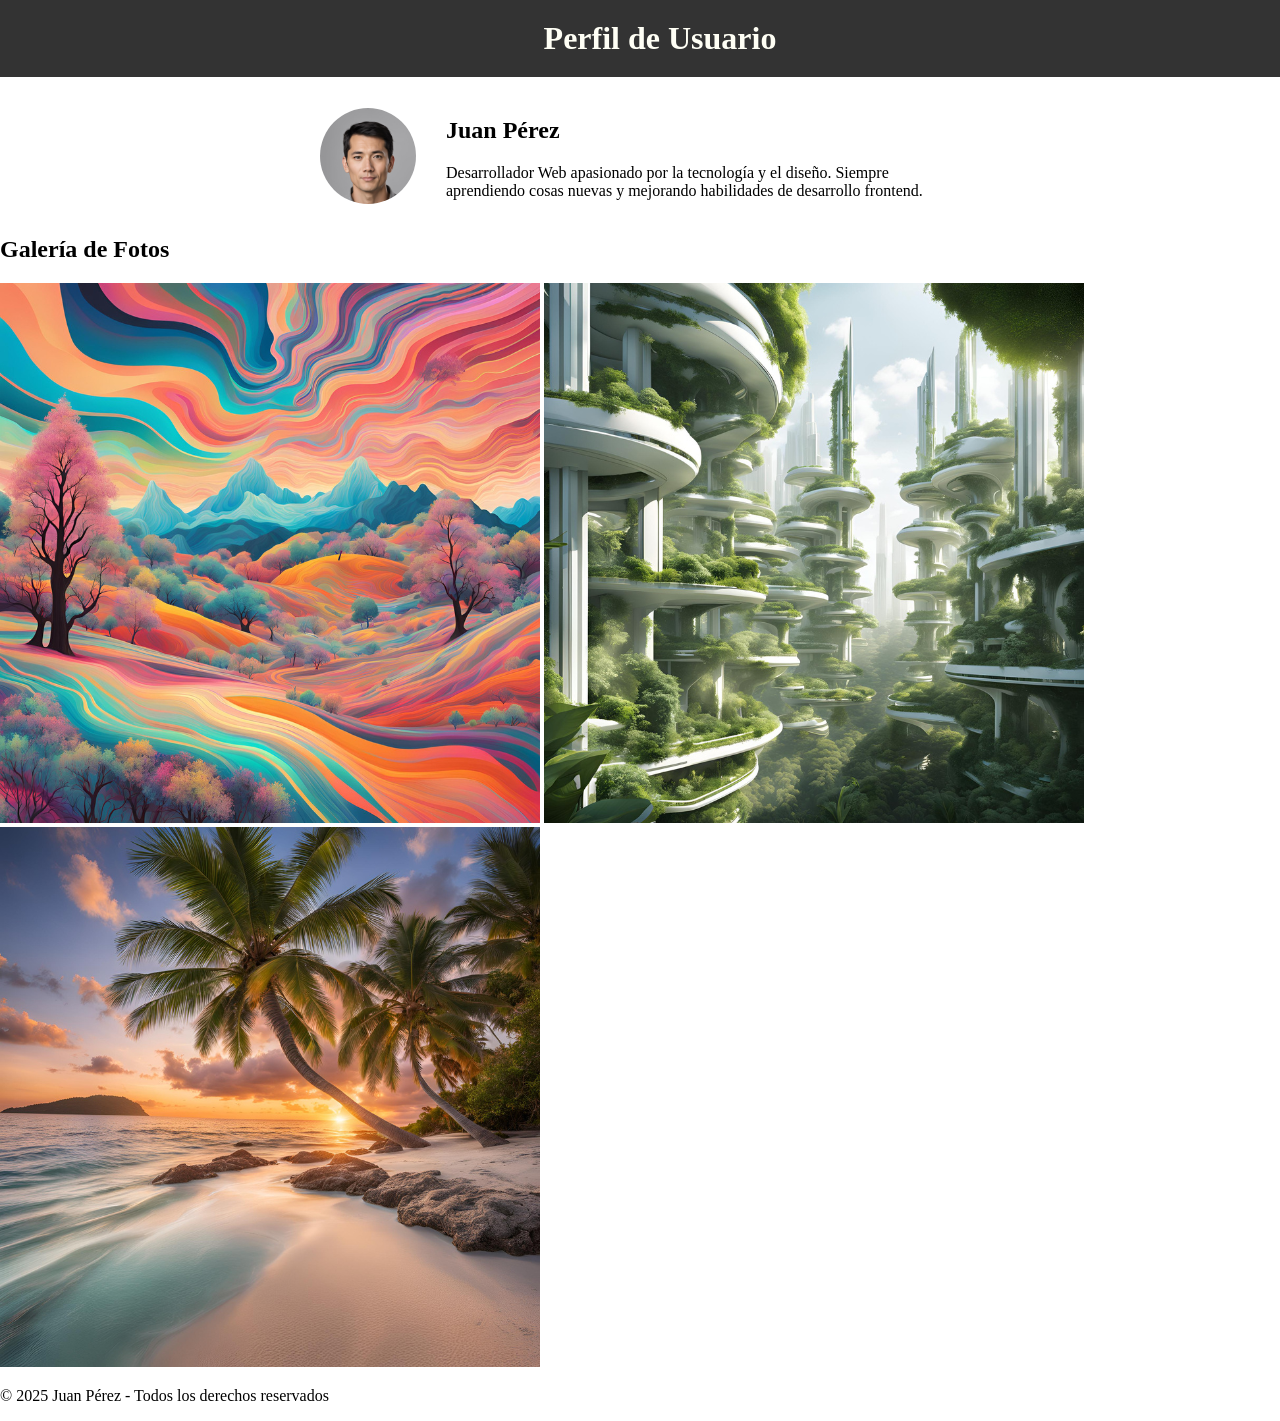
<file: ActsCSS/index.html>
<!DOCTYPE html>
<html lang="es">
<head>
    <meta charset="UTF-8">
    <meta name="viewport" content="width=device-width, initial-scale=1.0">
    <link rel="stylesheet" href="css/style.css">
    <title>Perfil de Usuario</title>
</head>
<body>
    <header>
        <h1>Perfil de Usuario</h1>
    </header>


    <section class="perfil">
        <img src="image/imagen-perfil.png" alt="Imagen de perfil" class="perfil-img">
        <div class="perfil-info">
            <h2>Juan Pérez</h2>
            <p>Desarrollador Web apasionado por la tecnología y el diseño. Siempre aprendiendo cosas nuevas y mejorando habilidades de desarrollo frontend.</p>
        </div>
    </section>


    <section class="galeria">
        <h2>Galería de Fotos</h2>
        <div class="fotos">
            <img src="image/foto1.png" alt="Foto de paisaje" class="foto">
            <img src="image/foto2.png" alt="Foto de ciudad" class="foto">
            <img src="image/foto3.png" alt="Foto de playa" class="foto">
        </div>
    </section>


    <footer>
        <p>© 2025 Juan Pérez - Todos los derechos reservados</p>
    </footer>
</body>
</html>
</file>
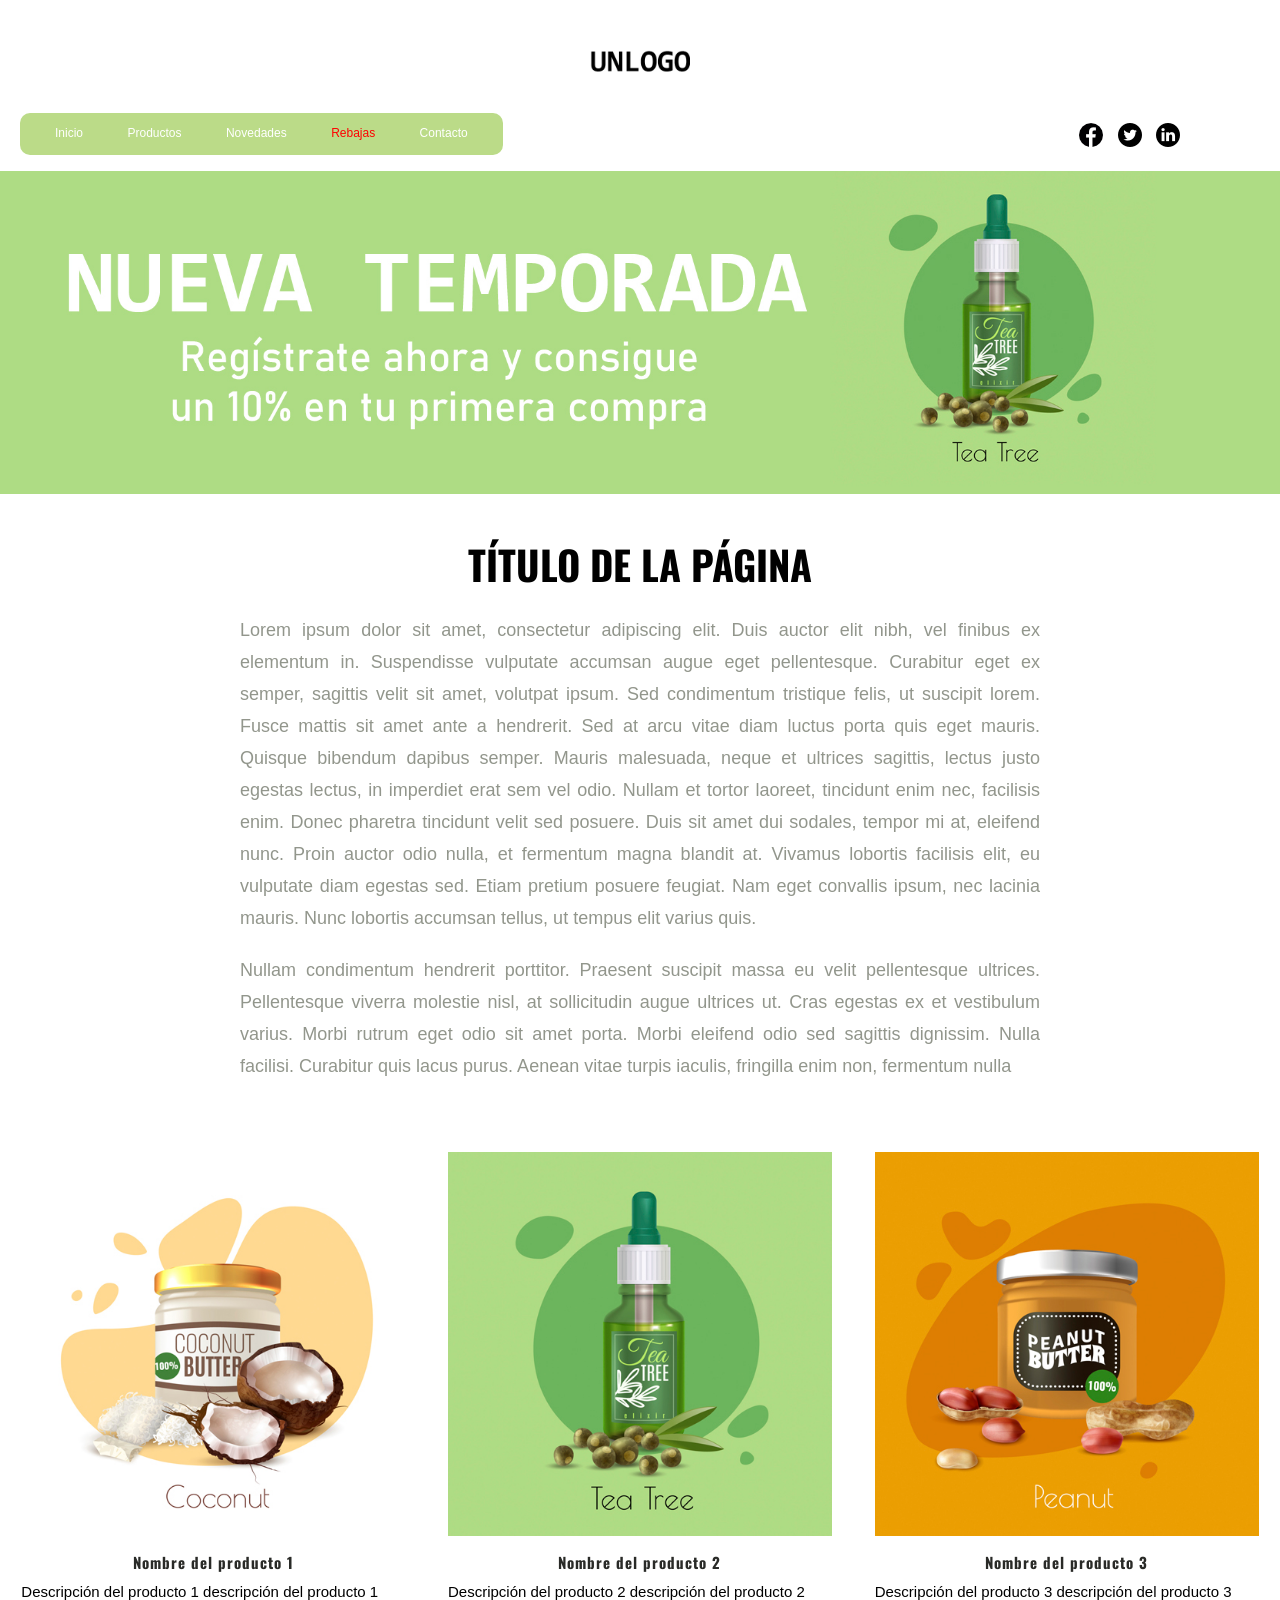
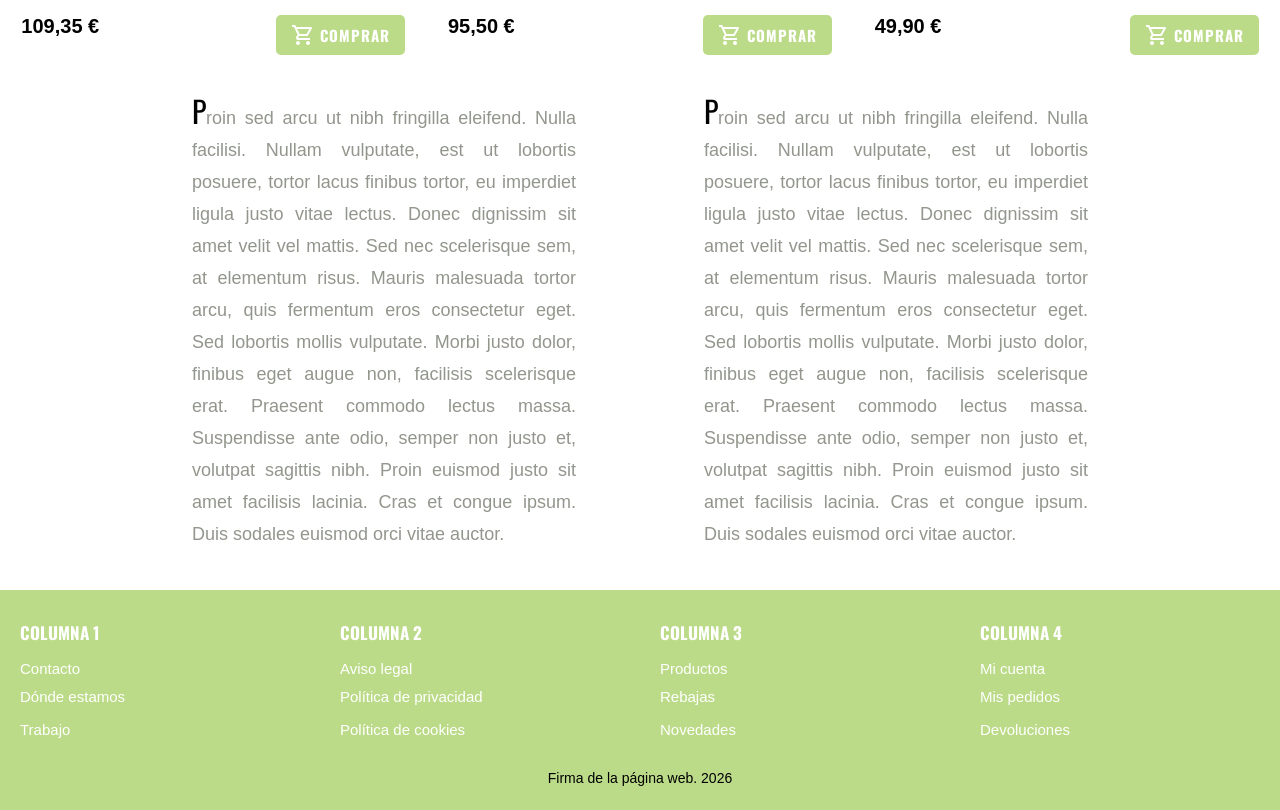
<file: DIW2DAW - UD2 - Práctica 2.1/index.html>
<html>
  <head>
    <meta http-equiv="Content-Type" content="text/html;charset=utf-8" />
    <meta name="viewport" content="width=device-width, initial-scale=1.0" />
    <link rel="preconnect" href="https://fonts.googleapis.com" />
    <link rel="preconnect" href="https://fonts.gstatic.com" crossorigin />
    <link rel="stylesheet" href="https://fonts.googleapis.com/css2?family=Material+Symbols+Outlined:opsz,wght,FILL,GRAD@24,400,0,0&icon_names=shopping_cart" />
	<link
      href="https://fonts.googleapis.com/css2?family=Oswald:wght@400;700&display=swap"
      rel="stylesheet"
    />
    <link rel="stylesheet" type="text/css" href="css/style.css" />
    <title>DIW - Práctica 1</title>
  </head>
  <body>
    <header>
      <div id="logo"><img src="img/logo.jpg" title="logo" /></div>
      <nav>
        <ul>
          <li><a href="#">Inicio</a></li>
          <li><a href="#">Productos</a></li>
          <li><a href="#">Novedades</a></li>
          <li><a href="#">Rebajas</a></li>
          <li><a href="#">Contacto</a></li>
        </ul>
      </nav>

      <div id="redes">
        <a href="#" target="_blank"><span>Facebook</span></a>
        <a href="#" target="_blank"><span>Twitter</span></a>
        <a href="#" target="_blank"><span>Linkedin</span></a>
      </div>
    </header>

    <div id="main">
      <div class="banner">
        <img src="img/banner.jpg" title="Oferta registro" />
      </div>

      <h1>Título de la página</h1>

      <div class="principal">
        <p>
          Lorem ipsum dolor sit amet, consectetur adipiscing elit. Duis auctor
          elit nibh, vel finibus ex elementum in. Suspendisse vulputate accumsan
          augue eget pellentesque. Curabitur eget ex semper, sagittis velit sit
          amet, volutpat ipsum. Sed condimentum tristique felis, ut suscipit
          lorem. Fusce mattis sit amet ante a hendrerit. Sed at arcu vitae diam
          luctus porta quis eget mauris. Quisque bibendum dapibus semper. Mauris
          malesuada, neque et ultrices sagittis, lectus justo egestas lectus, in
          imperdiet erat sem vel odio. Nullam et tortor laoreet, tincidunt enim
          nec, facilisis enim. Donec pharetra tincidunt velit sed posuere. Duis
          sit amet dui sodales, tempor mi at, eleifend nunc. Proin auctor odio
          nulla, et fermentum magna blandit at. Vivamus lobortis facilisis elit,
          eu vulputate diam egestas sed. Etiam pretium posuere feugiat. Nam eget
          convallis ipsum, nec lacinia mauris. Nunc lobortis accumsan tellus, ut
          tempus elit varius quis.
        </p>
        <p>
          Nullam condimentum hendrerit porttitor. Praesent suscipit massa eu
          velit pellentesque ultrices. Pellentesque viverra molestie nisl, at
          sollicitudin augue ultrices ut. Cras egestas ex et vestibulum varius.
          Morbi rutrum eget odio sit amet porta. Morbi eleifend odio sed
          sagittis dignissim. Nulla facilisi. Curabitur quis lacus purus. Aenean
          vitae turpis iaculis, fringilla enim non, fermentum nulla
        </p>
      </div>

      <div class="productos">
        <ul>
          <li>
            <img src="img/producto1.jpg" />
            <h3>Nombre del producto 1</h3>
            <div class="desc">
              Descripción del producto 1 descripción del producto 1
            </div>
            <div class="prod_bottom">
              <div class="price">109,35 €</div>
              <a href="#" class="compra">
                <span class="material-symbols-outlined"> shopping_cart </span>
                <span>Comprar</span>
              </a>
            </div>
          </li>
          <li>
            <img src="img/producto2.jpg" />
            <h3>Nombre del producto 2</h3>
            <div class="desc">
              Descripción del producto 2 descripción del producto 2
            </div>
            <div class="prod_bottom">
              <div class="price">95,50 €</div>
              <a href="#" class="compra">
                <span class="material-symbols-outlined"> shopping_cart </span>
                <span>Comprar</span>
              </a>
            </div>
          </li>
          <li>
            <img src="img/producto3.jpg" />
            <h3>Nombre del producto 3</h3>
            <div class="desc">
              Descripción del producto 3 descripción del producto 3
            </div>
            <div class="prod_bottom">
              <div class="price">49,90 €</div>
              <a href="#" class="compra">
                <span class="material-symbols-outlined"> shopping_cart </span>
                <span>Comprar</span>
              </a>
            </div>
          </li>
        </ul>
      </div>

      <div class="doble">
        <p>
          Proin sed arcu ut nibh fringilla eleifend. Nulla facilisi. Nullam
          vulputate, est ut lobortis posuere, tortor lacus finibus tortor, eu
          imperdiet ligula justo vitae lectus. Donec dignissim sit amet velit
          vel mattis. Sed nec scelerisque sem, at elementum risus. Mauris
          malesuada tortor arcu, quis fermentum eros consectetur eget. Sed
          lobortis mollis vulputate. Morbi justo dolor, finibus eget augue non,
          facilisis scelerisque erat. Praesent commodo lectus massa. Suspendisse
          ante odio, semper non justo et, volutpat sagittis nibh. Proin euismod
          justo sit amet facilisis lacinia. Cras et congue ipsum. Duis sodales
          euismod orci vitae auctor.
        </p>

        <p>
          Proin sed arcu ut nibh fringilla eleifend. Nulla facilisi. Nullam
          vulputate, est ut lobortis posuere, tortor lacus finibus tortor, eu
          imperdiet ligula justo vitae lectus. Donec dignissim sit amet velit
          vel mattis. Sed nec scelerisque sem, at elementum risus. Mauris
          malesuada tortor arcu, quis fermentum eros consectetur eget. Sed
          lobortis mollis vulputate. Morbi justo dolor, finibus eget augue non,
          facilisis scelerisque erat. Praesent commodo lectus massa. Suspendisse
          ante odio, semper non justo et, volutpat sagittis nibh. Proin euismod
          justo sit amet facilisis lacinia. Cras et congue ipsum. Duis sodales
          euismod orci vitae auctor.
        </p>
      </div>
    </div>

    <footer>
      <div class="footer_links">
        <div class="column">
          <h4>Columna 1</h4>
          <ul>
            <li><a href="#">Contacto</a></li>
            <li><a href="#">Dónde estamos</a></li>
            <li><a href="#">Trabajo</a></li>
          </ul>
        </div>
        <div class="column">
          <h4>Columna 2</h4>
          <ul>
            <li><a href="#">Aviso legal</a></li>
            <li><a href="#">Política de privacidad</a></li>
            <li><a href="#">Política de cookies</a></li>
          </ul>
        </div>
        <div class="column">
          <h4>Columna 3</h4>
          <ul>
            <li><a href="#">Productos</a></li>
            <li><a href="#">Rebajas</a></li>
            <li><a href="#">Novedades</a></li>
          </ul>
        </div>
        <div class="column">
          <h4>Columna 4</h4>
          <ul>
            <li><a href="#">Mi cuenta</a></li>
            <li><a href="#">Mis pedidos</a></li>
            <li><a href="#">Devoluciones</a></li>
          </ul>
        </div>
      </div>

      <div>Firma de la página web. 2026</div>
    </footer>
  </body>
</html>
</file>
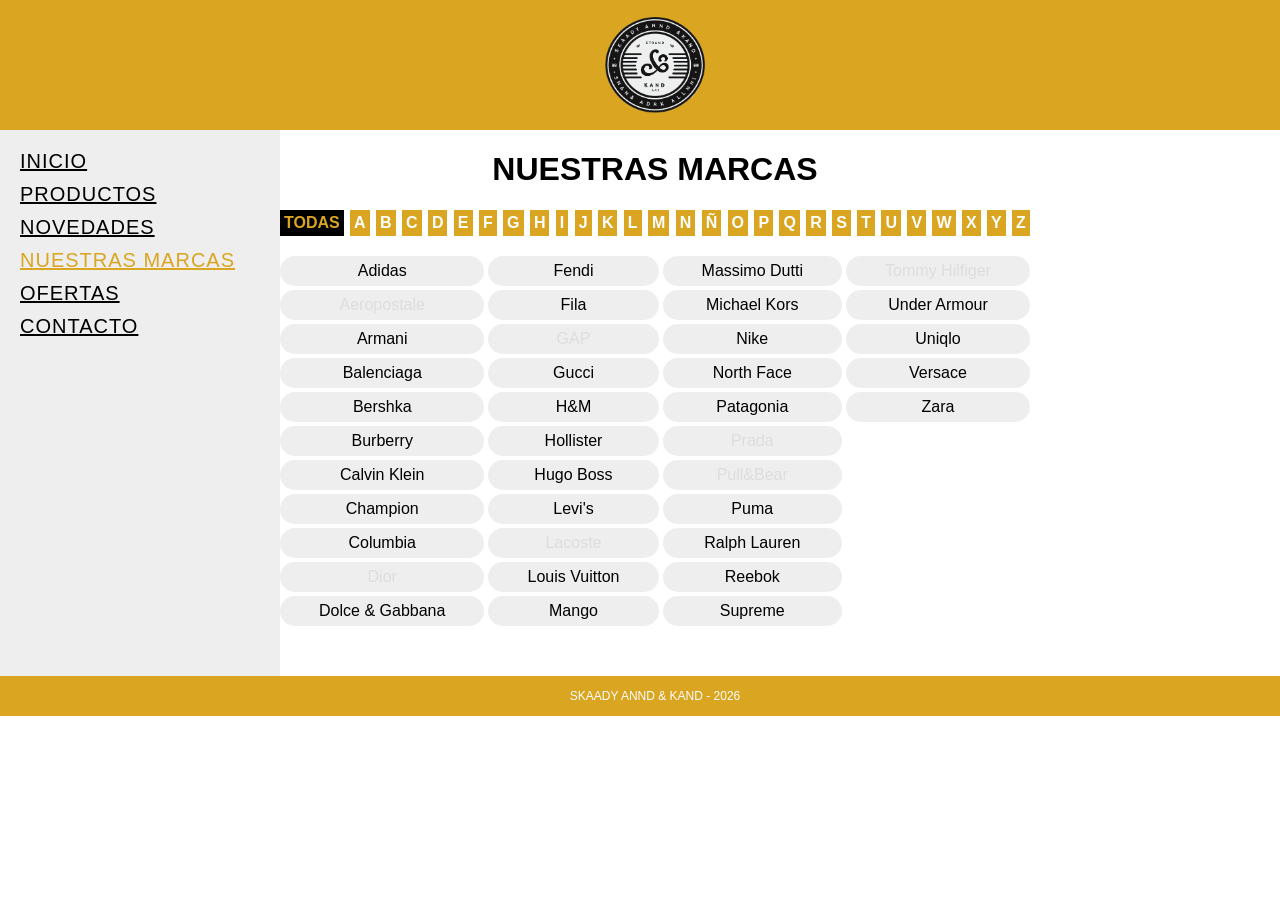
<file: DIW2DAW-UD2-Práctica 2.2/index.html>
<!DOCTYPE html>
<html lang="es">
<head>
    <meta charset="UTF-8">
    <meta name="viewport" content="width=device-width, initial-scale=1.0">
    <link rel="stylesheet" href="styles.css"/>
    <title>UD2 - Práctica 2</title>
</head>
<body>
    <div class="cabecera">
        <img src="img/logo.png" alt="logo" />
    </div>
    <div class="menu">
        <nav>
            <ul>
                <li><a href="#">Inicio</a></li>
                <li><a href="#">Productos</a></li>
                <li><a href="#">Novedades</a></li>
                <li><a href="#" class="selected">Nuestras marcas</a></li>
                <li><a href="#">Ofertas</a></li>
                <li><a href="#">Contacto</a></li>
            </ul>
        </nav>
    </div>
    <div class="main">
        <h1>Nuestras marcas</h1>
        <div class="filtro">
            <ul>
                <li><a href="#" class="selected">TODAS</a></li>
                <li><a href="#">A</a></li>
                <li><a href="#">B</a></li>
                <li><a href="#">C</a></li>
                <li><a href="#">D</a></li>
                <li><a href="#">E</a></li>
                <li><a href="#">F</a></li>
                <li><a href="#">G</a></li>
                <li><a href="#">H</a></li>
                <li><a href="#">I</a></li>
                <li><a href="#">J</a></li>
                <li><a href="#">K</a></li>
                <li><a href="#">L</a></li>
                <li><a href="#">M</a></li>
                <li><a href="#">N</a></li>
                <li><a href="#">Ñ</a></li>
                <li><a href="#">O</a></li>
                <li><a href="#">P</a></li>
                <li><a href="#">Q</a></li>
                <li><a href="#">R</a></li>
                <li><a href="#">S</a></li>
                <li><a href="#">T</a></li>
                <li><a href="#">U</a></li>
                <li><a href="#">V</a></li>
                <li><a href="#">W</a></li>
                <li><a href="#">X</a></li>
                <li><a href="#">Y</a></li>
                <li><a href="#">Z</a></li>
            </ul>
        </div>
        <div class="marcas">
            <ul>
                <li>Adidas</li>
                <li class="nostock">Aeropostale</li>
                <li>Armani</li>
                <li>Balenciaga</li>
                <li>Bershka</li>
                <li>Burberry</li>
                <li>Calvin Klein</li>
                <li>Champion</li>
                <li>Columbia</li>
                <li class="nostock">Dior</li>
                <li>Dolce & Gabbana</li>
                <li>Fendi</li>
                <li>Fila</li>
                <li class="nostock">GAP</li>
                <li>Gucci</li>
                <li>H&M</li>
                <li>Hollister</li>
                <li>Hugo Boss</li>
                <li>Levi's</li>
                <li class="nostock">Lacoste</li>
                <li>Louis Vuitton</li>
                <li>Mango</li>
                <li>Massimo Dutti</li>
                <li>Michael Kors</li>
                <li>Nike</li>
                <li>North Face</li>
                <li>Patagonia</li>
                <li class="nostock">Prada</li>
                <li class="nostock">Pull&Bear</li>
                <li>Puma</li>
                <li>Ralph Lauren</li>
                <li>Reebok</li>
                <li>Supreme</li>
                <li class="nostock">Tommy Hilfiger</li>
                <li>Under Armour</li>
                <li>Uniqlo</li>
                <li>Versace</li>
                <li>Zara</li>
            </ul>
        </div>
    </div>
    <footer>
        <p class="firma">SKAADY ANND & KAND - 2026</p>
    </footer>
</body>
</html>
</file>
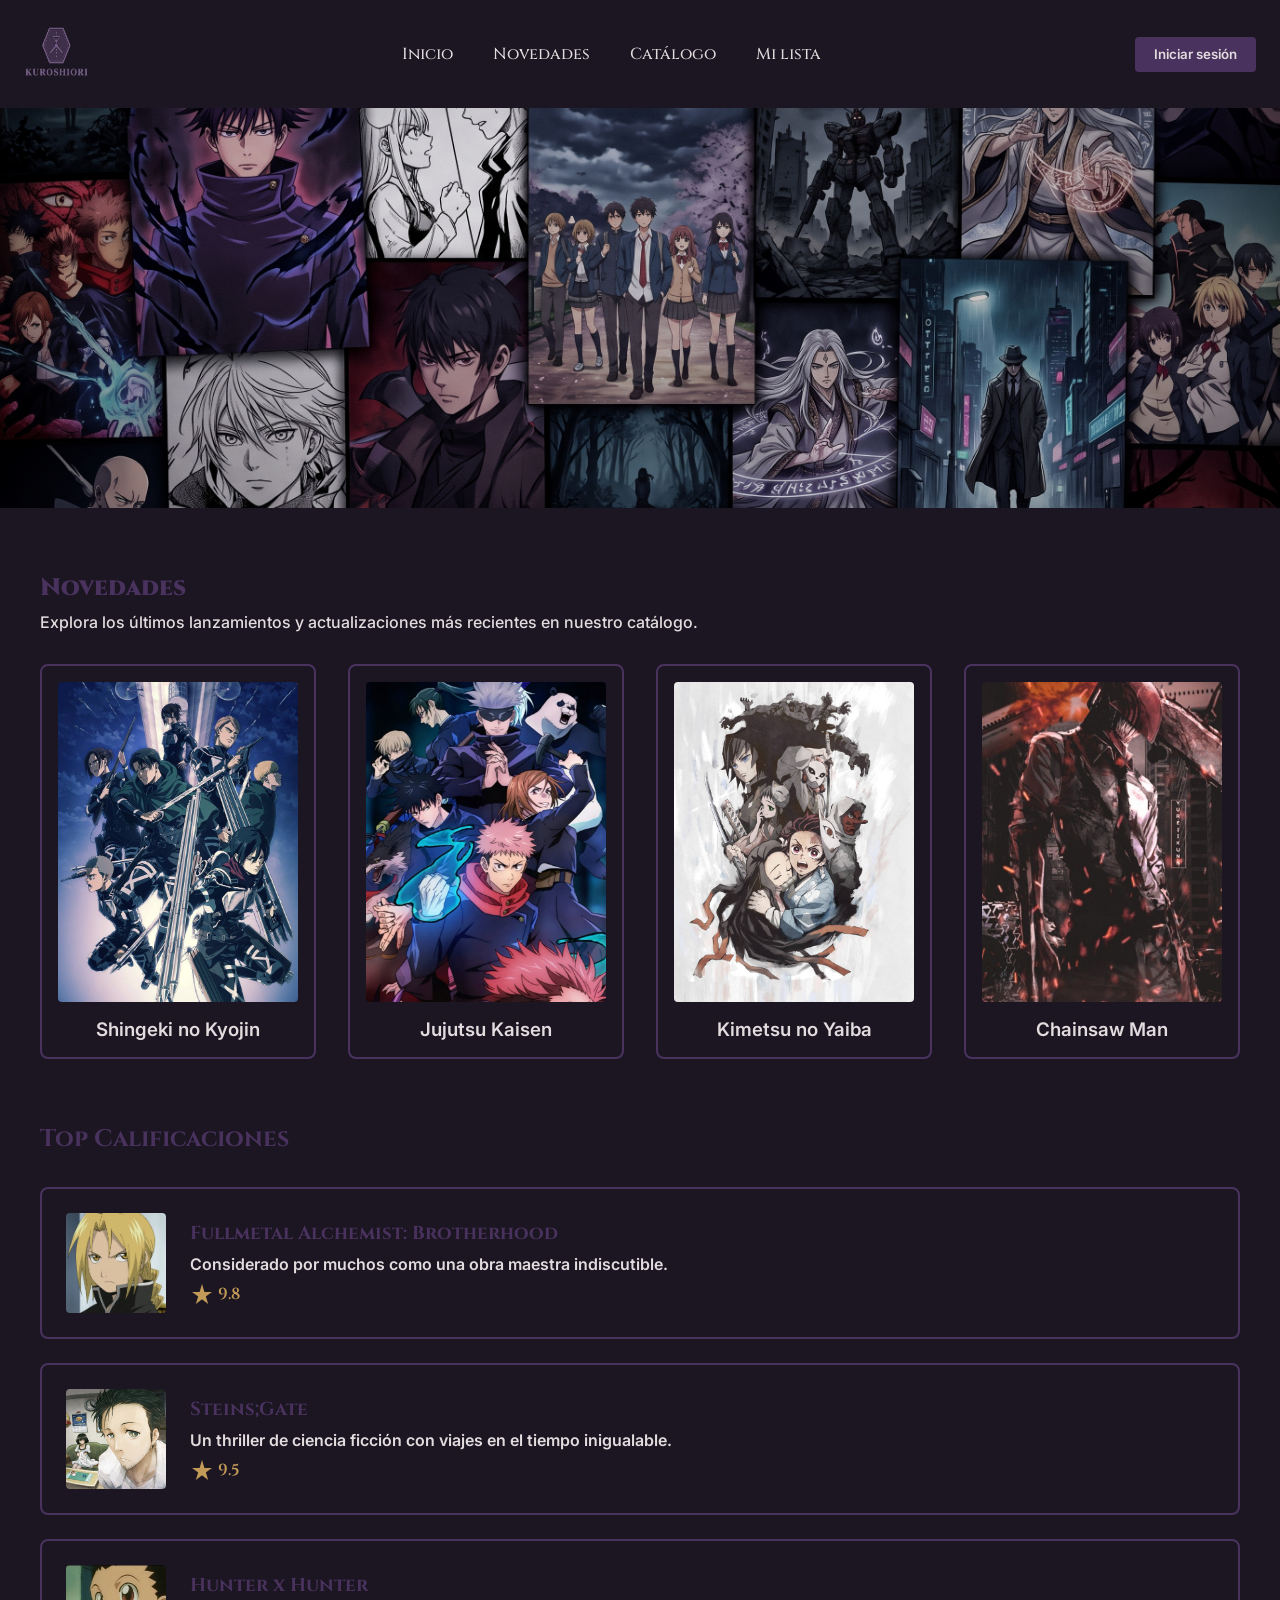
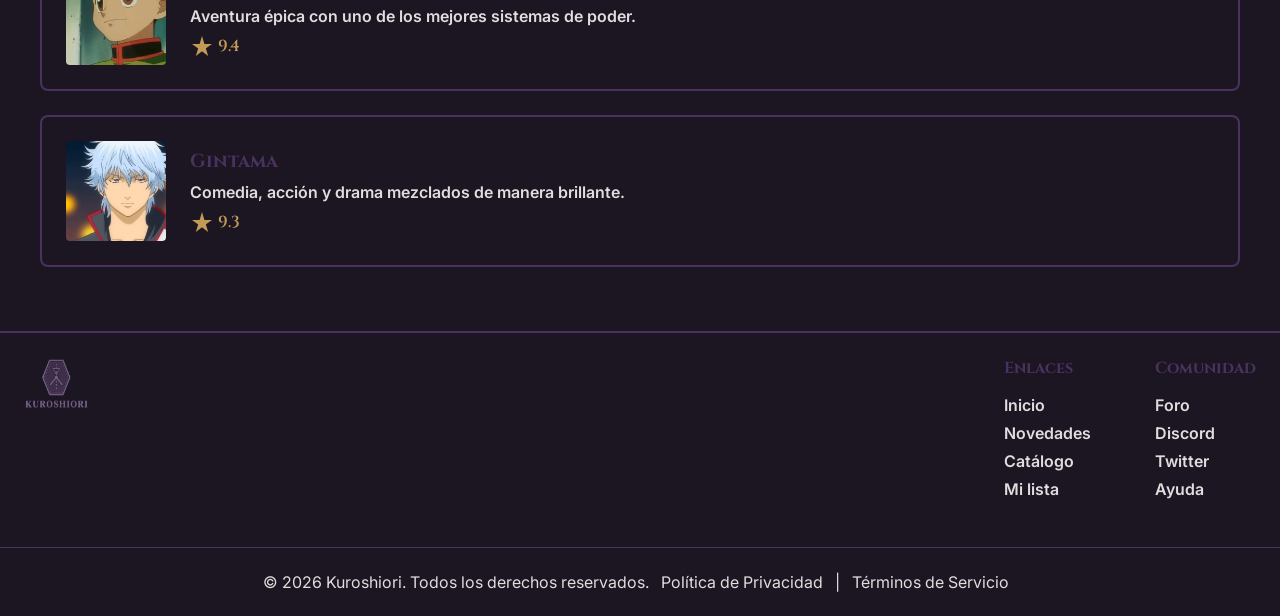
<file: 🇰 🇺 🇷 🇴 🇸 🇭 🇮 🇴 🇷 🇮/index.html>
<!DOCTYPE html>
<html lang="es">

<head>
    <meta charset="UTF-8">
    <meta name="viewport" content="width=device-width, initial-scale=1.0">
    <title>🇰 🇺 🇷 🇴 🇸 🇭 🇮 🇴 🇷 🇮 </title>
    <link rel="stylesheet" href="css/style.css">
    <link rel="icon" href="image/fondo-trasparente.png" type="image/png">
    <link rel="stylesheet"
        href="https://fonts.googleapis.com/css2?family=Material+Symbols+Outlined:opsz,wght,FILL,GRAD@20..48,100..700,0..1,-50..200&icon_names=star_rate" />
    <style>
        @import url('https://fonts.googleapis.com/css2?family=Cinzel:wght@400..900&family=Inter:ital,opsz,wght@0,14..32,100..900;1,14..32,100..900&display=swap');
    </style>
</head>

<body class="fondo">
    <header class="header">
        <div class="logo">
            <img src="image/fondoconletras-trasparente.png" alt="Logo" width="65" height="55">
        </div>
        <nav class="menu">
            <ul class="menu-lista">
                <li class="menu-item"><a href="#" class="nav-link">Inicio</a></li>
                <li class="menu-item"><a href="#" class="nav-link">Novedades</a></li>
                <li class="menu-item"><a href="#" class="nav-link">Catálogo</a></li>
                <li class="menu-item"><a href="#" class="nav-link">Mi lista</a></li>
            </ul>
        </nav>
        <div>
            <button class="button">Iniciar sesión</button>
        </div>
    </header>

    <main>
        <section class="banner">
            <img src="image/banner.jpg" alt="Banner Principal" class="banner-image">
        </section>

        <section class="novedades" id="Novedades">
            <h1 class="section-titulo cinzel-t1">Novedades</h1>
            <p class="section-subtitulo inter-t2">Explora los últimos lanzamientos y actualizaciones más recientes en
                nuestro catálogo.</p>

            <div class="tarjetas-grid">
                <div class="tarjetas">
                    <img src="image/shingeki.jpg" alt="Portada Anime 1" class="tarjetas-image">
                    <h3 class="tarjetas-titulo inter-t3">Shingeki no Kyojin</h3>
                </div>
                <div class="tarjetas">
                    <img src="image/jujutsu.jpg" alt="Portada Anime 2" class="tarjetas-image">
                    <h3 class="tarjetas-titulo inter-t3">Jujutsu Kaisen</h3>
                </div>
                <div class="tarjetas">
                    <img src="image/kimetsu.jpg" alt="Portada Anime 3" class="tarjetas-image">
                    <h3 class="tarjetas-titulo inter-t3">Kimetsu no Yaiba</h3>
                </div>
                <div class="tarjetas">
                    <img src="image/chainsawman.jpg" alt="Portada Anime 4" class="tarjetas-image">
                    <h3 class="tarjetas-titulo inter-t3">Chainsaw Man</h3>
                </div>
            </div>
        </section>

        <section class="calificaciones">
            <h2 class="section-titulo cinzel-t2">Top Calificaciones</h2>

            <div class="lista-contenedor">
                <div class="lista-items">
                    <img src="image/fullmetal.webp" alt="Top 1" class="lista-image">
                    <div class="lista-contenido">
                        <h3 class="lista-titulo cinzel-t2">Fullmetal Alchemist: Brotherhood</h3>
                        <p class="lista-descripcion inter-t3">Considerado por muchos como una obra maestra indiscutible.
                        </p>
                        <div class="ranking">
                            <span class="material-symbols-outlined">star_rate</span>
                            <span class="cinzel-t3">9.8</span>
                        </div>
                    </div>
                </div>
                <div class="lista-items">
                    <img src="image/steins.jpg" alt="Top 2" class="lista-image">
                    <div class="lista-contenido">
                        <h3 class="lista-titulo cinzel-t2">Steins;Gate</h3>
                        <p class="lista-descripcion inter-t3">Un thriller de ciencia ficción con viajes en el tiempo
                            inigualable.</p>
                        <div class="ranking">
                            <span class="material-symbols-outlined">star_rate</span>
                            <span class="cinzel-t3">9.5</span>
                        </div>
                    </div>
                </div>
                <div class="lista-items">
                    <img src="image/hunter.jpg" alt="Top 3" class="lista-image">
                    <div class="lista-contenido">
                        <h3 class="lista-titulo cinzel-t2">Hunter x Hunter</h3>
                        <p class="lista-descripcion inter-t3">Aventura épica con uno de los mejores sistemas de poder.
                        </p>
                        <div class="ranking">
                            <span class="material-symbols-outlined">star_rate</span>
                            <span class="cinzel-t3">9.4</span>
                        </div>
                    </div>
                </div>
                <div class="lista-items">
                    <img src="image/gintama.jpg" alt="Top 4" class="lista-image">
                    <div class="lista-contenido">
                        <h3 class="lista-titulo cinzel-t2">Gintama</h3>
                        <p class="lista-descripcion inter-t3">Comedia, acción y drama mezclados de manera brillante.</p>
                        <div class="ranking">
                            <span class="material-symbols-outlined">star_rate</span>
                            <span class="cinzel-t3">9.3</span>
                        </div>
                    </div>
                </div>
            </div>
        </section>
    </main>

    <footer class="footer">
        <div class="footer-contenido">
            <div>
                <img src="image/fondoconletras-trasparente.png" alt="Logo" width="65" height="55">
            </div>
            <div class="footer-links">
                <div class="footer-columna">
                    <h4 class="cinzel-t2">Enlaces</h4>
                    <ul>
                        <li><a href="#" class="inter-t3">Inicio</a></li>
                        <li><a href="#" class="inter-t3">Novedades</a></li>
                        <li><a href="#" class="inter-t3">Catálogo</a></li>
                        <li><a href="#" class="inter-t3">Mi lista</a></li>
                    </ul>
                </div>
                <div class="footer-columna">
                    <h4 class="cinzel-t2">Comunidad</h4>
                    <ul>
                        <li><a href="#" class="inter-t3">Foro</a></li>
                        <li><a href="#" class="inter-t3">Discord</a></li>
                        <li><a href="#" class="inter-t3">Twitter</a></li>
                        <li><a href="#" class="inter-t3">Ayuda</a></li>
                    </ul>
                </div>
            </div>
        </div>
        <div class="footer-inferior">
            <p class="inter-t1">&copy; 2026 Kuroshiori. Todos los derechos reservados. <a href="#">Política
                    de Privacidad</a> | <a href="#">Términos de Servicio</a></p>
        </div>
    </footer>
</body>

</html>
</file>
<file: ActsCSS/css/style.css>
body, h1 {
  margin: 0;
}

header {
  text-align: center;
  background-color: #333333;
  width: 100%;
  color: #FFFFF5;
  padding: 20px;
}

.perfil {
  margin: 0 auto;
  align-items: center;
  display: flex;
  margin: 20px 25% 20px 25%;
}

.perfil img {
  float: left;
  border-radius: 50%;
  width: 15%;
  height: 100%;
}

.perfil-info {
  float: left;
  padding-left: 30px;
}
</file>
<file: DIW2DAW - UD2 - Práctica 2.1/css/style.css>
/* resetea los estilos del navegador */
* {
  margin: 0;
  padding: 0;
}

body {
  font-family: "Arial";
}

/* ================= CABECERA ================= */
header {
  display: inline;
  width: 100%;
}

#logo {
  text-align: center;
  width: 100%;
  float: left;
}

header div img {
  max-width: 100px;
  margin: 50px;
}

header nav {
  float: left;
  width: 50%;
}

#redes {
  float: left;
  width: 50%;
  text-align: right;
}

header nav ul {
  display: inline;
  background-color: #bbdb88;
  border-radius: 10px;
  padding: 10px 15px 15px 15px;
  margin-left: 20px;
}

header li {
  list-style: none;
  display: inline;
  text-align: left;
  padding: 20px;
}

header nav a {
  text-decoration: none;
  color: white;
  font-size: 12px;
}

header nav a:hover {
  color: black;
  text-decoration: underline;
}

header li:nth-child(4) a {
  color: red;
}

header li:nth-child(4) a:hover {
  color: red;
}

#redes a:first-child::after {
  content: url("../img/facebook.png");
  display: inline-block;
}

#redes a:nth-child(2)::after {
  content: url("../img/twitter.png");
  display: inline-block;
}

#redes a:last-child::after {
  content: url("../img/linkedin.png");
  display: inline-block;
}

#redes a span {
  display: none;
}

#redes a {
  padding-right: 10px;
}

#redes a:last-child {
  padding-right: 100px;
}

/* ================= CUERPO ================= */
#main {
  display: inline;
  width: 100%;
}

.banner {
  width: 100%;
  float: left;
  padding: 20px 0 40px 0;
}

.banner img {
  width: 100%;
}

#main h1 {
  text-align: center;
  text-transform: uppercase;
  font-family: "Oswald";
  font-size: 40px;
  color: black;
  margin-bottom: 20px;
}

/* Estilo compartido para los párrafos del cuerpo y las dos columnas inferiores */
p {
  color: #92968c;
  line-height: 32px;
  font-size: 18px;
  text-align: justify;
}

.principal {
  display: block;
  max-width: 800px;
  margin: 0 auto;
  padding-bottom: 50px;
}

.principal p {
  margin-bottom: 20px;
}

/* ================= PRODUCTOS ================= */
.productos ul {
  display: flex;
  max-width: 1400px;
  margin: 0 auto;
}

.productos li {
  list-style: none;
  float: left;
  width: 30%;
  margin: 0 auto;
}

.productos img {
  width: 100%;
}

.productos h3 {
  text-align: center;
  color: #292a27;
  font-weight: bold;
  font-size: 15px;
  font-family: "Oswald";
  letter-spacing: 1px;
  padding: 15px 0 10px 0;
}

.desc {
  color: black;
  font-size: 15px;
  text-align: left;
  padding-bottom: 15px;
}

.prod_bottom {
  display: inline;
  width: 100%;
}

.price {
  width: 50%;
  float: left;
  text-align: left;
  color: black;
  font-weight: bold;
  font-size: 20px;
}

.compra {
  float: right;
  display: flex;
  align-items: center;
  gap: 5px;
  background-color: #bbdb88;
  color: white;
  padding: 8px 15px;
  text-transform: uppercase;
  font-size: 15px;
  font-weight: bold;
  font-family: "Oswald";
  letter-spacing: 1px;
  text-decoration: none;
  border-radius: 5px;
}

.compra:hover {
  color: black;
  background-color: #85b463;
}

/* ================= PÁRRAFOS EN DOS COLUMNAS ================= */
.doble {
  display: flex;
  justify-content: space-between;
  width: 100%;
}

.doble p {
  width: 30%;
  padding: 40px 0 40px 0;
}

.doble p:first-child {
  margin-left: 15%;
}

.doble p:last-child {
  margin-right: 15%;
}

.doble p::first-letter {
  color: black;
  font-size: 30px;
  font-family: "Oswald";
}

/* ================= PIE DE PÁGINA ================= */
footer {
  display: block;
  width: 100%;
  background-color: #bbdb88;
  padding-top: 30px;
}

.footer_links {
  max-width: 1400px;
  width: 100%;
  margin: 0 auto;
  padding: 0 20px;
}

.column {
  width: 25%;
  float: left;
}

.column h4 {
  text-transform: uppercase;
  font-weight: bold;
  font-size: 17px;
  font-family: "Oswald";
  color: white;
  margin-bottom: 10px;
}

.column a {
  color: white;
  text-decoration: none;
  font-size: 15px;
}

.column a:visited {
  color: grey;
}

.column a:hover {
  color: black;
  text-decoration: underline;
}

.column li {
  list-style: none;
  padding: 5px 0 5px 0;
}

.column li:last-child {
  padding-top: 10px;
}

footer > div:last-child {
  padding: 150px 0 24px 0;
  text-align: center;
  color: black;
  font-size: 14px;
}
</file>
<file: DIW2DAW-UD2-Práctica 2.2/styles.css>
/* BASE
● Resetea los márgenes y los padding para evitar que el navegador intervenga, tanto
de la página general, como de los listados.
● Toda la página tiene el tipo de letra Arial.
● Deberás crear una estructura de tipo grid para organizar el esquema base de la
web.
● La cabecera tendrá un alto de 130px.
● El menú tendrá un ancho de 260px.
● El pie de la página tendrá un alto de 40px.
● El color utilizado siempre es el mismo: goldenrod. */

body,
ul {
    margin: 0;
    padding: 0;
    font-family: Arial;
}

body {
    display: grid;
    grid-template-areas:
        "cabecera cabecera"
        "menu main"
        "footer footer";
    grid-template-columns: auto 1fr;
}

ul {
    list-style: none;
}

/* CABECERA
● Tendrá el logo centrado, tanto horizontal como verticalmente. Utiliza flex para
colocarlo.
● El logo tendrá un ancho máximo de 100px. */

.cabecera {
    grid-area: cabecera;
    display: flex;
    justify-content: center;
    align-items: center;
    height: 130px;
    background-color: goldenrod;
}

.cabecera img {
    max-width: 100px;
}

/* MENÚ
● Color de fondo: #eee.
● Espaciado interior, tanto por arriba como por la izquierda de 20px.
● Cada elemento del listado tiene un margen inferior de 10px para separarlo del
siguiente.
● Los enlaces del menú están en mayúsculas, subrayados, con un tamaño de letra de
20px y un interletrado de 1px.
● El enlace marcado con la clase selected está en color goldenrod.
● Al pasar el ratón por encima de los enlaces también se cambiarán a goldenrod. */

.menu {
    grid-area: menu;
    width: 260px;
    background-color: #eee;
    padding: 20px 0 0 20px;
}

.menu nav ul li {
    margin-bottom: 10px;
}

.menu nav ul li a {
    color: black;
    text-transform: uppercase;
    text-decoration: underline;
    font-size: 20px;
    letter-spacing: 1px;
}

.menu nav ul li a.selected,
.menu nav ul li a:hover {
    color: goldenrod;
}

/* MAIN
● Deberás colocar todo el contenido de este bloque de manera quede centrado
respecto al logo. Para esto piensa qué le puede estar afectando y juega con esos
espacios.
● El título de tipo H1 está en mayúsculas y centrado. */

.main {
    grid-area: main;
    margin-right: 280px;
    text-align: center;
}

.main h1 {
    text-transform: uppercase;
    text-align: center;
}

/* FILTRO
● Este bloque tendrá un ancho fijo de 750px y estará centrado.
● Los elementos del filtrado están repartidos en el espacio, de manera que el primero
queda pegado a la izquierda, y el último a la derecha. Utiliza flex para colocarlos.
● Los enlaces no están subrayados. Tienen color de texto blanco, en negrita y un
espaciado interior de 4px.
● Tanto el elemento marcado con la clase selected, como los elementos al pasar por
encima, tienen el mismo estilo: color de fondo negro y color de letra goldenrod. */

.filtro {
    margin: 0 auto;
    width: 750px;
    text-align: center;
}

.filtro ul {
    display: flex;
    justify-content: space-between;
}

.filtro ul li a {
    background-color: goldenrod;
    display: block;
    text-decoration: none;
    color: white;
    font-weight: bold;
    padding: 4px;
}

.filtro ul li a.selected,
.filtro ul li a:hover {
    background-color: black;
    color: goldenrod;
}


/* MARCAS
● Este bloque tendrá un ancho fijo de 750px y estará centrado.
● Los elementos están colocados por columnas, de forma que cuando no quepan,
pasan a la siguiente columna de forma automática, adaptarse al espacio que hay
disponible.
● El listado tendrá un alto de 400px.
● Habrá un espaciado uniforme entre elementos de 4px.
● Cada elemento de la lista tiene un fondo de color #eee. Un borde redondeado de
16px y un espaciado interior de 6px.
● Al pasar por encima de cada elemento, el texto se pondrá de color gold, el fondo de
color goldenrod, y el cursor del ratón cambiará a una flecha.
● Los elementos marcados con la clase nostock tendrán un color de letra #ddd, y al
pasar el ratón deben mantener este estilo, sin cambiarse. El ratón deberá ponerse
con estilo not-allowed. */

.marcas {
    width: 750px;
    margin: 20px auto;
    text-align: center;
}

.marcas ul {
    display: flex;
    flex-direction: column;
    flex-wrap: wrap;
    height: 400px;
    gap: 4px;
}

.marcas ul li {
    background-color: #eee;
    border-radius: 16px;
    padding: 6px;

}

.marcas ul li:hover {
    color: gold;
    background-color: goldenrod;
    cursor: default;
}

.marcas ul li.nostock,
.marcas ul li.nostock:hover {
    color: #ddd;
    background-color: #eee;
    cursor: not-allowed;
}

/* FOOTER
● El contenido estará alineado al centro tanto vertical como horizontalmente.
● El texto tendrá un tamaño de 12px y color blanco. */

footer {
    display: flex;
    justify-content: center;
    align-items: center;
    font-size: 12px;
    color: white;
    grid-area: footer;
    height: 40px;
    background-color: goldenrod;
}
</file>
<file: 🇰 🇺 🇷 🇴 🇸 🇭 🇮 🇴 🇷 🇮/css/style.css>
.cinzel-t1 {
  font-family: "Cinzel", "Comic Sans MS", cursive;
  font-weight: 900;
  color: #4a325e;
}

.cinzel-t2 {
  font-family: "Cinzel", "Comic Sans MS", cursive;
  font-weight: 700;
  color: #4a325e;
}

.cinzel-t3 {
  font-family: "Cinzel", "Comic Sans MS", cursive;
  font-weight: 600;
  color: #c39B58;
}

.inter-t1 {
  font-family: "Inter", "Courier New", monospace;
  font-weight: 400;
  color: #e2dcde;
}

.inter-t2 {
  font-family: "Inter", "Courier New", monospace;
  font-weight: 500;
  color: #e2dcde;
}

.inter-t3 {
  font-family: "Inter", "Courier New", monospace;
  font-weight: 600;
  color: #e2dcde;
}

.header {
  display: flex;
  justify-content: space-between;
  align-items: center;
  padding: 24px;
}

.fondo {
  background-color: #1b1622;
}

* {
  margin: 0;
  padding: 0;
  box-sizing: border-box;
}

.menu {
  padding: 19.2px 32px;
}

.menu-lista {
  display: flex;
  justify-content: center;
  gap: 40px;
  list-style: none;
}

.menu-lista a {
  color: #e2dcde;
  text-decoration: none;
  font-family: "Cinzel", "Comic Sans MS", cursive;
  font-weight: 500;
}

.menu-lista a:hover {
  color: #795d96;
}

.button {
  display: flex;
  align-items: center;
  gap: 8px;
  background-color: #4a325e;
  color: #e2dcde;
  border: none;
  padding: 9.6px 19.2px;
  font-family: "Inter", "Courier New", monospace;
  font-weight: 600;
  cursor: pointer;
  border-radius: 4px;
}

.button:hover {
  background-color: #795d96;
}

.banner {
  margin: 0 0 32px 0;
}

.banner-image {
  width: 100%;
  height: 400px;
  object-fit: cover;
  display: block;
}

.novedades {
  max-width: 1200px;
  margin: 64px auto;
}

.section-titulo {
  margin-bottom: 8px;
}

.section-subtitulo {
  margin-bottom: 32px;
}

.tarjetas {
  background-color: #1b1622;
  border: 2px solid #4a325e;
  border-radius: 8px;
  padding: 16px;
  display: flex;
  flex-direction: column;
  align-items: center;
  text-align: center;
}

.tarjetas-grid {
  display: grid;
  grid-template-columns: repeat(auto-fit, minmax(200px, 1fr));
  gap: 32px;
}

.tarjetas-image {
  width: 100%;
  height: auto;
  aspect-ratio: 3/4;
  object-fit: cover;
  border-radius: 4px;
  margin-bottom: 16px;
}

.tarjetas-titulo {
  margin-top: auto;
}

.calificaciones {
  max-width: 1200px;
  margin: 64px auto;
}

.lista-contenedor {
  display: flex;
  flex-direction: column;
  gap: 24px;
  margin-top: 32px;
}

.lista-items {
  display: flex;
  background-color: #1b1622;
  border: 2px solid #4a325e;
  border-radius: 8px;
  padding: 24px;
  gap: 24px;
  align-items: center;
}

.lista-image {
  width: 100px;
  height: 100px;
  object-fit: cover;
  border-radius: 4px;
}

.lista-contenido {
  display: flex;
  flex-direction: column;
  justify-content: center;
}

.lista-titulo {
  margin-bottom: 8px;
}

.lista-descripcion {
  margin-bottom: 8px;
}

.ranking {
  display: flex;
  align-items: center;
  gap: 4px;
}

.material-symbols-outlined {
  font-variation-settings:
    'FILL' 1,
    'wght' 400,
    'GRAD' 0,
    'opsz' 24;
  color: #c39B58;
}

.footer {
  width: 100%;
  background-color: #1b1622;
  border-top: 2px solid #4a325e;
  padding: 24px 0;
  margin-top: 64px;
}

.footer-contenido {
  display: flex;
  justify-content: space-between;
  flex-wrap: wrap;
  gap: 32px;
  padding: 0 24px;
}

.footer-links {
  display: flex;
  gap: 64px;
}

.footer-columna h4 {
  margin-bottom: 16px;
}

.footer-columna ul {
  list-style: none;
  display: flex;
  flex-direction: column;
  gap: 8px;
}

.footer-columna ul li a {
  text-decoration: none;
}

.footer-columna ul li a:hover {
  color: #795d96;
}

.footer-inferior {
  width: 100%;
  margin-top: 48px;
  text-align: center;
  padding: 24px 24px 0;
  border-top: 1px solid #4a325e;
}

.footer-inferior a {
  color: #e2dcde;
  text-decoration: none;
  margin: 0 8px;
}

.footer-inferior a:hover {
  color: #795d96;
}
</file>
